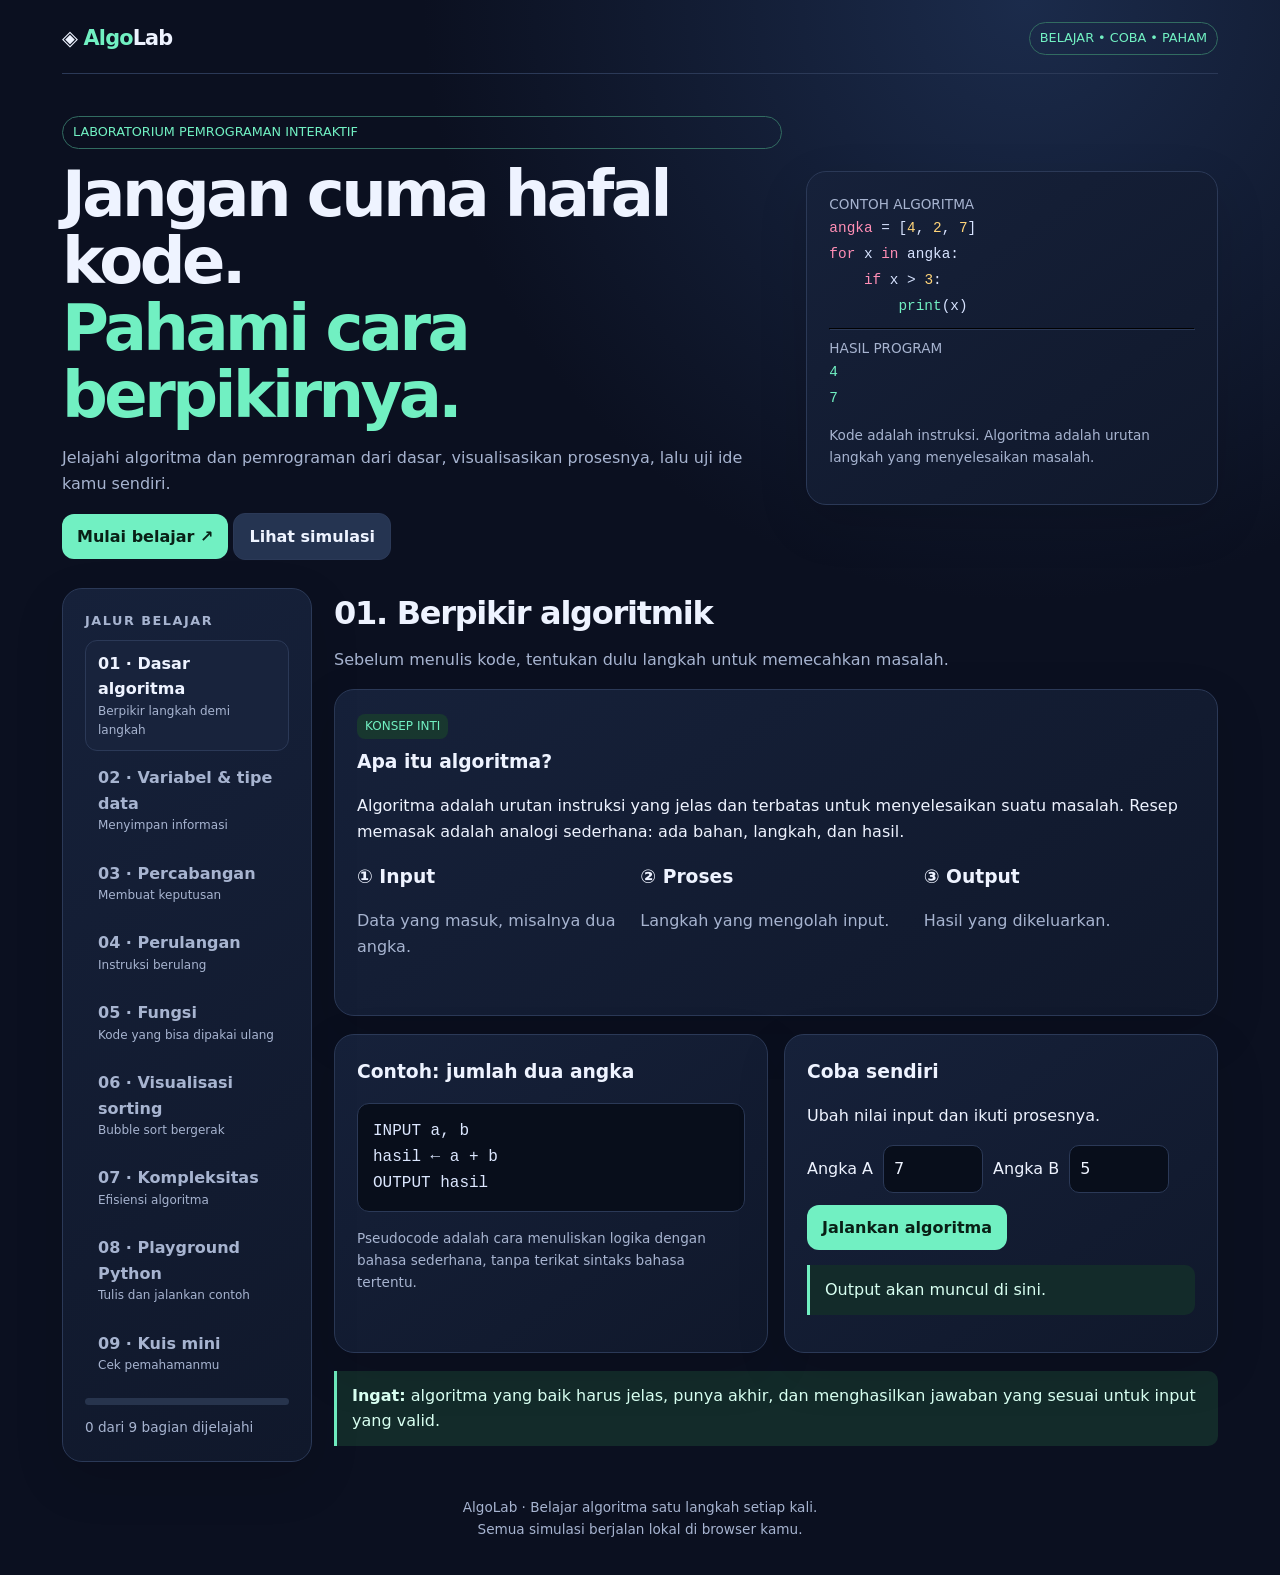
<file: index.html>
<!DOCTYPE html>
<html lang="id">
<head>
  <meta charset="UTF-8">
  <meta name="viewport" content="width=device-width, initial-scale=1.0">
  <title>AlgoLab — Belajar Algoritma & Pemrograman</title>
  <link rel="stylesheet" href="style.css">
</head>
<body>
  <div class="wrap">
    <header class="top">
      <div class="brand">◈ <span>Algo</span>Lab</div>
      <div class="pill">BELAJAR • COBA • PAHAM</div>
    </header>

    <section class="hero">
      <div>
        <div class="pill">LABORATORIUM PEMROGRAMAN INTERAKTIF</div>
        <h1>Jangan cuma hafal kode.<br><em>Pahami cara berpikirnya.</em></h1>
        <p>Jelajahi algoritma dan pemrograman dari dasar, visualisasikan prosesnya, lalu uji ide kamu sendiri.</p>
        <button onclick="showSection('dasar')">Mulai belajar ↗</button>
        <button class="secondary" onclick="showSection('sorting')">Lihat simulasi</button>
      </div>

      <div class="hero-card">
        <div class="tiny">CONTOH ALGORITMA</div>
        <div class="code-mini"><span class="kw">angka</span> = [<span class="num">4</span>, <span class="num">2</span>, <span class="num">7</span>]
<span class="kw">for</span> x <span class="kw">in</span> angka:
    <span class="kw">if</span> x &gt; <span class="num">3</span>:
        <span class="fn">print</span>(x)</div>
        <hr style="border-color:var(--line)">
        <div class="tiny">HASIL PROGRAM</div>
        <div class="code-mini" style="color:var(--accent)">4<br>7</div>
        <p class="tiny">Kode adalah instruksi. Algoritma adalah urutan langkah yang menyelesaikan masalah.</p>
      </div>
    </section>

    <div class="layout">
      <aside class="sidebar card">
        <h3>Jalur belajar</h3>
        <div class="navlist">
          <button class="navbtn active" data-section="dasar" onclick="showSection('dasar')">01 · Dasar algoritma<small>Berpikir langkah demi langkah</small></button>
          <button class="navbtn" data-section="variabel" onclick="showSection('variabel')">02 · Variabel & tipe data<small>Menyimpan informasi</small></button>
          <button class="navbtn" data-section="if" onclick="showSection('if')">03 · Percabangan<small>Membuat keputusan</small></button>
          <button class="navbtn" data-section="loop" onclick="showSection('loop')">04 · Perulangan<small>Instruksi berulang</small></button>
          <button class="navbtn" data-section="fungsi" onclick="showSection('fungsi')">05 · Fungsi<small>Kode yang bisa dipakai ulang</small></button>
          <button class="navbtn" data-section="sorting" onclick="showSection('sorting')">06 · Visualisasi sorting<small>Bubble sort bergerak</small></button>
          <button class="navbtn" data-section="kompleksitas" onclick="showSection('kompleksitas')">07 · Kompleksitas<small>Efisiensi algoritma</small></button>
          <button class="navbtn" data-section="editor" onclick="showSection('editor')">08 · Playground Python<small>Tulis dan jalankan contoh</small></button>
          <button class="navbtn" data-section="kuis" onclick="showSection('kuis')">09 · Kuis mini<small>Cek pemahamanmu</small></button>
        </div>
        <div class="progress">
          <div id="progressFill"></div>
        </div>
        <div class="tiny" id="progressText">0 dari 9 bagian dijelajahi</div>
      </aside>

      <main class="content">
        <!-- 01. Dasar -->
        <section class="section active" id="dasar">
          <h2>01. Berpikir algoritmik</h2>
          <p class="lead">Sebelum menulis kode, tentukan dulu langkah untuk memecahkan masalah.</p>
          
          <div class="card">
            <span class="tag">KONSEP INTI</span>
            <h3>Apa itu algoritma?</h3>
            <p>Algoritma adalah urutan instruksi yang jelas dan terbatas untuk menyelesaikan suatu masalah. Resep memasak adalah analogi sederhana: ada bahan, langkah, dan hasil.</p>
            <div class="grid3">
              <div>
                <h3>① Input</h3>
                <p class="muted">Data yang masuk, misalnya dua angka.</p>
              </div>
              <div>
                <h3>② Proses</h3>
                <p class="muted">Langkah yang mengolah input.</p>
              </div>
              <div>
                <h3>③ Output</h3>
                <p class="muted">Hasil yang dikeluarkan.</p>
              </div>
            </div>
          </div>

          <div class="grid2">
            <div class="card">
              <h3>Contoh: jumlah dua angka</h3>
              <pre>INPUT a, b
hasil ← a + b
OUTPUT hasil</pre>
              <p class="tiny">Pseudocode adalah cara menuliskan logika dengan bahasa sederhana, tanpa terikat sintaks bahasa tertentu.</p>
            </div>
            <div class="card">
              <h3>Coba sendiri</h3>
              <p>Ubah nilai input dan ikuti prosesnya.</p>
              <div class="control">
                <label for="numA">Angka A</label>
                <input id="numA" type="number" value="7">
                <label for="numB">Angka B</label>
                <input id="numB" type="number" value="5">
              </div>
              <button onclick="sumDemo()">Jalankan algoritma</button>
              <div id="sumResult" class="callout">Output akan muncul di sini.</div>
            </div>
          </div>
          <div class="callout"><b>Ingat:</b> algoritma yang baik harus jelas, punya akhir, dan menghasilkan jawaban yang sesuai untuk input yang valid.</div>
        </section>

        <!-- 02. Variabel -->
        <section class="section" id="variabel">
          <h2>02. Variabel & tipe data</h2>
          <p class="lead">Variabel adalah nama untuk merujuk pada nilai yang digunakan program.</p>
          
          <div class="grid2">
            <div class="card">
              <h3>Bayangkan kotak berlabel</h3>
              <p><code>umur = 16</code> berarti nama <code>umur</code> merujuk ke nilai <code>16</code>. Dalam Python, tanda <code>=</code> melakukan assignment, bukan perbandingan.</p>
              <pre>nama = "Rani"   # string
umur = 16       # integer
tinggi = 1.62   # float
aktif = True    # boolean</pre>
            </div>
            <div class="card">
              <h3>Jelajahi tipe data</h3>
              <div class="control">
                <label for="typeValue">Pilih nilai</label>
                <select id="typeValue" onchange="typeDemo()">
                  <option value="text">"Halo dunia"</option>
                  <option value="int">42</option>
                  <option value="float">3.14</option>
                  <option value="bool">True</option>
                  <option value="list">[2, 4, 6]</option>
                </select>
              </div>
              <div id="typeResult" class="callout">Nilai: "Halo dunia"<br>Tipe: string (str)</div>
              <p class="tiny">Tipe data membantu menentukan operasi yang masuk akal untuk sebuah nilai.</p>
            </div>
          </div>

          <div class="card">
            <h3>Operator yang sering dipakai</h3>
            <div class="grid2">
              <div>
                <code>+ - * /</code>
                <p class="muted">Aritmetika: tambah, kurang, kali, bagi.</p>
              </div>
              <div>
                <code>== != &gt; &lt; &gt;= &lt;=</code>
                <p class="muted">Perbandingan: hasilnya boolean, yaitu True atau False.</p>
              </div>
              <div>
                <code>and / or / not</code>
                <p class="muted">Operator logika untuk menggabungkan atau membalik kondisi.</p>
              </div>
              <div>
                <code>%</code>
                <p class="muted">Modulus: sisa pembagian. Contoh <code>7 % 2</code> menghasilkan 1.</p>
              </div>
            </div>
          </div>
        </section>

        <!-- 03. Percabangan -->
        <section class="section" id="if">
          <h2>03. Percabangan</h2>
          <p class="lead">Program dapat memilih tindakan berdasarkan kondisi, seperti persimpangan jalan.</p>
          
          <div class="card">
            <pre>nilai = 82
if nilai >= 75:
    print("Lulus")
else:
    print("Belajar lagi")</pre>
            <p><b>Alurnya:</b> periksa kondisi. Jika benar, jalankan blok <code>if</code>; jika salah, jalankan blok <code>else</code>. Python menggunakan indentasi untuk menandai blok.</p>
          </div>

          <div class="card" style="margin-top:16px">
            <h3>Ubah nilai dan lihat keputusan</h3>
            <div class="control">
              <label for="score">Nilai</label>
              <input id="score" type="number" min="0" max="100" value="82">
              <button onclick="ifDemo()">Periksa</button>
            </div>
            <div id="ifResult" class="callout">Jika nilai minimal 75, hasilnya Lulus.</div>
            <div class="steps">
              <span class="step">Mulai</span>
              <span class="step">Cek nilai ≥ 75?</span>
              <span class="step">Ya → Lulus</span>
              <span class="step">Tidak → Belajar lagi</span>
            </div>
          </div>
          <div class="callout">Gunakan <code>elif</code> jika ada beberapa kemungkinan, misalnya menentukan predikat A, B, C, atau D.</div>
        </section>

        <!-- 04. Perulangan -->
        <section class="section" id="loop">
          <h2>04. Perulangan</h2>
          <p class="lead">Loop menjalankan instruksi berulang kali tanpa perlu menulis kode yang sama berkali-kali.</p>
          
          <div class="grid2">
            <div class="card">
              <span class="tag">FOR</span>
              <h3>Ketika jumlah langkah diketahui</h3>
              <pre>for i in range(1, 6):
    print(i)</pre>
              <p class="muted"><code>range(1, 6)</code> menghasilkan 1 sampai 5. Batas akhirnya tidak ikut dihitung.</p>
            </div>
            <div class="card">
              <span class="tag">WHILE</span>
              <h3>Selama kondisi benar</h3>
              <pre>energi = 3
while energi > 0:
    print(energi)
    energi -= 1</pre>
              <p class="muted">Kondisi harus akhirnya menjadi salah, atau loop bisa berjalan tanpa henti.</p>
            </div>
          </div>

          <div class="card">
            <h3>Animasi hitung</h3>
            <div class="control">
              <label for="loopCount">Hitung sampai</label>
              <input id="loopCount" type="number" min="1" max="12" value="5">
              <button onclick="startLoop()">Mulai ulang simulasi</button>
              <button class="secondary" onclick="nextLoop()">Langkah berikutnya</button>
            </div>
            <div id="loopVisual" class="steps">
              <span class="step">Tekan Mulai</span>
            </div>
            <div id="loopExplain" class="tiny">Amati nilai penghitung pada setiap iterasi.</div>
          </div>
        </section>

        <!-- 05. Fungsi -->
        <section class="section" id="fungsi">
          <h2>05. Fungsi</h2>
          <p class="lead">Fungsi membungkus langkah-langkah dengan nama, sehingga bisa dipakai ulang.</p>
          
          <div class="card">
            <pre>def luas_persegi(panjang):
    return panjang * panjang

hasil = luas_persegi(4)
print(hasil)  # 16</pre>
            <p><code>panjang</code> adalah parameter. Angka <code>4</code> adalah argumen saat fungsi dipanggil. <code>return</code> mengirimkan hasil kembali ke pemanggil.</p>
          </div>

          <div class="card" style="margin-top:16px">
            <h3>Kalkulator luas persegi</h3>
            <div class="control">
              <label for="side">Panjang sisi</label>
              <input id="side" type="number" min="0" value="4">
              <button onclick="functionDemo()">Hitung luas</button>
            </div>
            <div id="functionResult" class="callout">Luas = sisi × sisi</div>
          </div>
          <div class="callout">Fungsi membuat program lebih terstruktur, mudah diuji, dan mengurangi pengulangan kode.</div>
        </section>

        <!-- 06. Sorting -->
        <section class="section" id="sorting">
          <h2>06. Visualisasi Bubble Sort</h2>
          <p class="lead">Bubble sort membandingkan pasangan angka yang bersebelahan, lalu menukarnya jika urutannya salah.</p>
          
          <div class="card">
            <div class="control">
              <button onclick="resetSort()">Acak angka</button>
              <button onclick="sortStep()">Langkah berikutnya →</button>
              <button class="secondary" onclick="sortAll()">Selesaikan</button>
              <label for="speed">Kecepatan</label>
              <select id="speed">
                <option value="slow">Pelan</option>
                <option value="fast">Cepat</option>
              </select>
            </div>
            <div class="barstage" id="bars" aria-label="Visualisasi angka"></div>
            <div class="steps" id="sortStatus">
              <span class="step">Siap mengurutkan</span>
            </div>
            <p class="tiny">Biru = belum berada di posisi akhir. Hijau = posisi sudah dipastikan. Coba amati berapa kali pasangan harus ditukar.</p>
          </div>

          <div class="grid2">
            <div class="card">
              <h3>Bagaimana cara kerjanya?</h3>
              <ol>
                <li>Bandingkan dua angka yang bersebelahan.</li>
                <li>Jika angka kiri lebih besar, tukar posisinya.</li>
                <li>Geser ke pasangan berikutnya.</li>
                <li>Ulangi sampai tidak ada pertukaran yang diperlukan.</li>
              </ol>
            </div>
            <div class="card">
              <h3>Efisiensi</h3>
              <p>Bubble sort biasanya melakukan pekerjaan sebanding dengan \(n^2\) pada kasus rata-rata dan terburuk. Untuk daftar besar, algoritma seperti merge sort biasanya lebih efisien.</p>
              <p class="tiny">Simulasi ini memakai daftar kecil agar setiap langkah terlihat.</p>
            </div>
          </div>
        </section>

        <!-- 07. Kompleksitas -->
        <section class="section" id="kompleksitas">
          <h2>07. Kompleksitas algoritma</h2>
          <p class="lead">Bukan hanya “apakah berhasil?”, tetapi juga “seberapa banyak waktu dan memori yang dibutuhkan?”</p>
          
          <div class="grid2">
            <div class="card">
              <span class="tag">O(1)</span>
              <h3>Konstan</h3>
              <p>Mengakses elemen array berdasarkan indeks biasanya membutuhkan jumlah langkah konstan.</p>
              <pre>print(data[0])</pre>
            </div>
            <div class="card">
              <span class="tag">O(n)</span>
              <h3>Linear</h3>
              <p>Memeriksa setiap elemen satu kali. Jika data dua kali lebih banyak, pekerjaan tumbuh kira-kira dua kali.</p>
              <pre>for x in data:
    print(x)</pre>
            </div>
            <div class="card">
              <span class="tag">O(n²)</span>
              <h3>Kuadratik</h3>
              <p>Dua loop bersarang yang masing-masing melewati n elemen dapat menghasilkan sekitar n × n pekerjaan.</p>
              <pre>for a in data:
    for b in data:
        cek(a, b)</pre>
            </div>
            <div class="card">
              <span class="tag">O(log n)</span>
              <h3>Logaritmik</h3>
              <p>Pencarian biner membagi ruang pencarian menjadi dua pada setiap langkah, tetapi hanya berlaku jika data sudah terurut dan syaratnya terpenuhi.</p>
              <pre>tengah = (kiri + kanan) // 2</pre>
            </div>
          </div>

          <div class="card">
            <h3>Bandingkan pertumbuhan langkah</h3>
            <div class="control">
              <label for="sizeN">Jumlah data n</label>
              <input id="sizeN" type="number" min="1" max="1000" value="10" onchange="complexityDemo()">
              <button onclick="complexityDemo()">Hitung</button>
            </div>
            <div id="complexityResult" class="steps"></div>
            <p class="tiny">Angka ini ilustrasi jumlah operasi, bukan pengukuran waktu nyata. Notasi Big O menggambarkan laju pertumbuhan saat ukuran input membesar, dengan mengabaikan konstanta dan suku yang lebih kecil.</p>
          </div>
        </section>

        <!-- 08. Playground -->
        <section class="section" id="editor">
          <h2>08. Playground Python</h2>
          <p class="lead">Ubah contoh, lalu jalankan. Playground ini menjalankan beberapa pola Python dasar melalui simulator JavaScript, bukan interpreter Python penuh.</p>
          
          <div class="card">
            <div class="control">
              <button class="secondary" onclick="loadExample('hello')">Contoh print</button>
              <button class="secondary" onclick="loadExample('loop')">Contoh loop</button>
              <button class="secondary" onclick="loadExample('if')">Contoh if</button>
            </div>
            <textarea id="editorCode" class="editor" spellcheck="false">nama = "Dunia"
print("Halo,", nama)</textarea>
            <div class="control">
              <button onclick="runCode()">▶ Jalankan kode</button>
              <button class="secondary" onclick="document.getElementById('codeOutput').textContent=''">Bersihkan output</button>
            </div>
            <h3>Output</h3>
            <pre class="output" id="codeOutput">Output program akan muncul di sini.</pre>
            <p class="tiny">Simulator mendukung subset sederhana: assignment variabel, print(), operasi aritmetika dasar, for dengan range(), dan if/else dasar. Sintaks Python lain belum tentu didukung.</p>
          </div>
        </section>

        <!-- 09. Kuis -->
        <section class="section" id="kuis">
          <h2>09. Kuis mini</h2>
          <p class="lead">Uji konsep, bukan hafalan. Pilih jawaban terbaik untuk setiap pertanyaan.</p>
          
          <div class="card">
            <div class="tiny" id="quizCount">Pertanyaan 1 dari 5</div>
            <div class="progress">
              <div id="quizProgress"></div>
            </div>
            <h3 id="quizQuestion"></h3>
            <div id="quizOptions"></div>
            <div id="quizFeedback"></div>
            <div class="control">
              <button id="quizSubmit" onclick="submitAnswer()">Periksa jawaban</button>
              <button id="quizNext" class="secondary" onclick="nextQuestion()" style="display:none">Berikutnya →</button>
            </div>
            <div id="quizFinal"></div>
          </div>
        </section>
      </main>
    </div>

    <footer class="footer">
      AlgoLab · Belajar algoritma satu langkah setiap kali.<br>
      Semua simulasi berjalan lokal di browser kamu.
    </footer>
  </div>

  <script src="script.js"></script>
</body>
</html>
</file>
<file: style.css>
:root {
  --bg: #0b1020;
  --panel: #121a2e;
  --panel2: #18233c;
  --text: #eef3ff;
  --muted: #a7b4d0;
  --line: #2b3957;
  --accent: #71f0c2;
  --blue: #86a9ff;
  --pink: #ff8eb5;
  --yellow: #ffd479;
}

* {
  box-sizing: border-box;
}

body {
  margin: 0;
  background: radial-gradient(circle at 80% 0%, #1b2b4b 0, transparent 32%), var(--bg);
  color: var(--text);
  font: 16px/1.6 Inter, system-ui, Segoe UI, sans-serif;
}

button,
input,
select,
textarea {
  font: inherit;
}

button {
  cursor: pointer;
  border: 0;
  border-radius: 12px;
  padding: 10px 15px;
  background: var(--accent);
  color: #092016;
  font-weight: 750;
  transition: filter 0.2s ease;
}

button.secondary {
  background: #253451;
  color: var(--text);
  border: 1px solid var(--line);
}

button:hover {
  filter: brightness(1.08);
}

a {
  color: var(--accent);
}

.wrap {
  max-width: 1200px;
  margin: auto;
  padding: 22px;
}

.top {
  display: flex;
  align-items: center;
  justify-content: space-between;
  gap: 14px;
  flex-wrap: wrap;
  border-bottom: 1px solid var(--line);
  padding-bottom: 18px;
}

.brand {
  font-size: 1.3rem;
  font-weight: 900;
  letter-spacing: -0.04em;
}

.brand span {
  color: var(--accent);
}

.pill {
  color: var(--accent);
  border: 1px solid #326c61;
  border-radius: 99px;
  padding: 5px 10px;
  font-size: 0.8rem;
}

.hero {
  padding: 42px 0 28px;
  display: grid;
  grid-template-columns: 1.4fr 0.8fr;
  gap: 24px;
  align-items: center;
}

.hero h1 {
  font-size: clamp(2.1rem, 5vw, 4.2rem);
  line-height: 1.05;
  letter-spacing: -0.055em;
  margin: 12px 0;
}

.hero h1 em {
  font-style: normal;
  color: var(--accent);
}

.hero p,
.muted {
  color: var(--muted);
}

.hero-card,
.card {
  background: linear-gradient(145deg, #16213a, #10182b);
  border: 1px solid var(--line);
  border-radius: 20px;
  padding: 22px;
  box-shadow: 0 18px 50px #0002;
}

.code-mini {
  font: 0.9rem/1.8 ui-monospace, SFMono-Regular, Consolas, monospace;
  color: #d7e3ff;
  white-space: pre-wrap;
}

.kw { color: var(--pink); }
.fn { color: var(--accent); }
.num { color: var(--yellow); }

.layout {
  display: grid;
  grid-template-columns: 250px 1fr;
  gap: 22px;
  align-items: start;
}

.sidebar {
  position: sticky;
  top: 15px;
}

.sidebar h3 {
  font-size: 0.8rem;
  text-transform: uppercase;
  letter-spacing: 0.12em;
  color: var(--muted);
}

.navbtn {
  display: block;
  width: 100%;
  text-align: left;
  background: transparent;
  color: var(--muted);
  border: 1px solid transparent;
  margin: 3px 0;
  padding: 10px 12px;
  font-weight: 600;
}

.navbtn.active,
.navbtn:hover {
  background: var(--panel2);
  color: var(--text);
  border-color: var(--line);
}

.navbtn small {
  display: block;
  font-size: 0.75rem;
  color: var(--muted);
  font-weight: 400;
}

.content {
  min-width: 0;
}

.section {
  display: none;
}

.section.active {
  display: block;
}

.section h2 {
  font-size: 2rem;
  letter-spacing: -0.04em;
  margin: 0 0 8px;
}

.lead {
  color: var(--muted);
  margin-top: 0;
}

.grid2 {
  display: grid;
  grid-template-columns: repeat(2, minmax(0, 1fr));
  gap: 16px;
  margin: 18px 0;
}

.grid3 {
  display: grid;
  grid-template-columns: repeat(3, minmax(0, 1fr));
  gap: 12px;
  margin: 18px 0;
}

.card h3 {
  margin: 0 0 8px;
}

.tag {
  display: inline-block;
  font-size: 0.75rem;
  color: var(--accent);
  background: #18372f;
  border-radius: 8px;
  padding: 3px 8px;
  margin-bottom: 8px;
}

code,
pre,
.mono {
  font-family: ui-monospace, SFMono-Regular, Consolas, monospace;
}

pre {
  background: #080e1b;
  border: 1px solid var(--line);
  border-radius: 12px;
  padding: 15px;
  overflow: auto;
  color: #dce7ff;
}

.callout {
  border-left: 3px solid var(--accent);
  background: #132b2a;
  padding: 12px 15px;
  border-radius: 0 10px 10px 0;
  color: #d8fff1;
  margin: 15px 0;
}

.control {
  display: flex;
  gap: 10px;
  align-items: center;
  flex-wrap: wrap;
  margin: 12px 0;
}

.control input,
.control select,
.editor {
  background: #080e1b;
  color: var(--text);
  border: 1px solid var(--line);
  border-radius: 10px;
  padding: 10px;
  min-width: 0;
}

.control input {
  width: 100px;
}

.steps {
  display: flex;
  gap: 8px;
  flex-wrap: wrap;
  margin: 16px 0;
}

.step {
  padding: 9px 12px;
  border-radius: 10px;
  background: #202c47;
  border: 1px solid var(--line);
  font-family: monospace;
}

.step.current {
  background: #174f43;
  border-color: var(--accent);
  color: #fff;
}

.barstage {
  height: 230px;
  display: flex;
  align-items: flex-end;
  justify-content: center;
  gap: 8px;
  padding: 15px;
  background: #080e1b;
  border: 1px solid var(--line);
  border-radius: 14px;
  margin: 15px 0;
}

.bar {
  flex: 1;
  max-width: 60px;
  min-width: 12px;
  background: linear-gradient(0deg, #4a7bff, #82b1ff);
  border-radius: 7px 7px 2px 2px;
  display: flex;
  align-items: flex-start;
  justify-content: center;
  color: #061022;
  font-weight: 800;
  font-size: 0.8rem;
  padding-top: 5px;
  transition: height 0.35s, background 0.2s;
}

.bar.sorted {
  background: linear-gradient(0deg, #1eaa81, #71f0c2);
}

.editor {
  width: 100%;
  min-height: 190px;
  resize: vertical;
  font-size: 0.92rem;
  line-height: 1.6;
}

.output {
  white-space: pre-wrap;
  min-height: 50px;
}

.quiz-option {
  display: block;
  width: 100%;
  text-align: left;
  background: #0b1325;
  color: var(--text);
  border: 1px solid var(--line);
  margin: 8px 0;
}

.quiz-option.chosen {
  border-color: var(--blue);
  background: #1a2a4b;
}

.feedback {
  padding: 12px;
  border-radius: 10px;
  margin-top: 12px;
}

.good {
  background: #123a30;
  color: #b8ffe6;
}

.bad {
  background: #40212c;
  color: #ffd1dd;
}

.progress {
  height: 7px;
  background: #27344d;
  border-radius: 9px;
  overflow: hidden;
  margin: 12px 0;
}

.progress div {
  height: 100%;
  background: var(--accent);
  width: 0;
  transition: width 0.3s;
}

.footer {
  text-align: center;
  color: var(--muted);
  padding: 35px 0 12px;
  font-size: 0.85rem;
}

.tiny {
  font-size: 0.85rem;
  color: var(--muted);
}

@media (max-width: 800px) {
  .hero {
    grid-template-columns: 1fr;
    padding-top: 28px;
  }
  .layout {
    grid-template-columns: 1fr;
  }
  .sidebar {
    position: static;
  }
  .navlist {
    display: grid;
    grid-template-columns: repeat(2, minmax(0, 1fr));
    gap: 4px;
  }
  .grid2,
  .grid3 {
    grid-template-columns: 1fr;
  }
  .section h2 {
    font-size: 1.7rem;
  }
  .wrap {
    padding: 14px;
  }
  .hero-card {
    display: none;
  }
}
</file>
